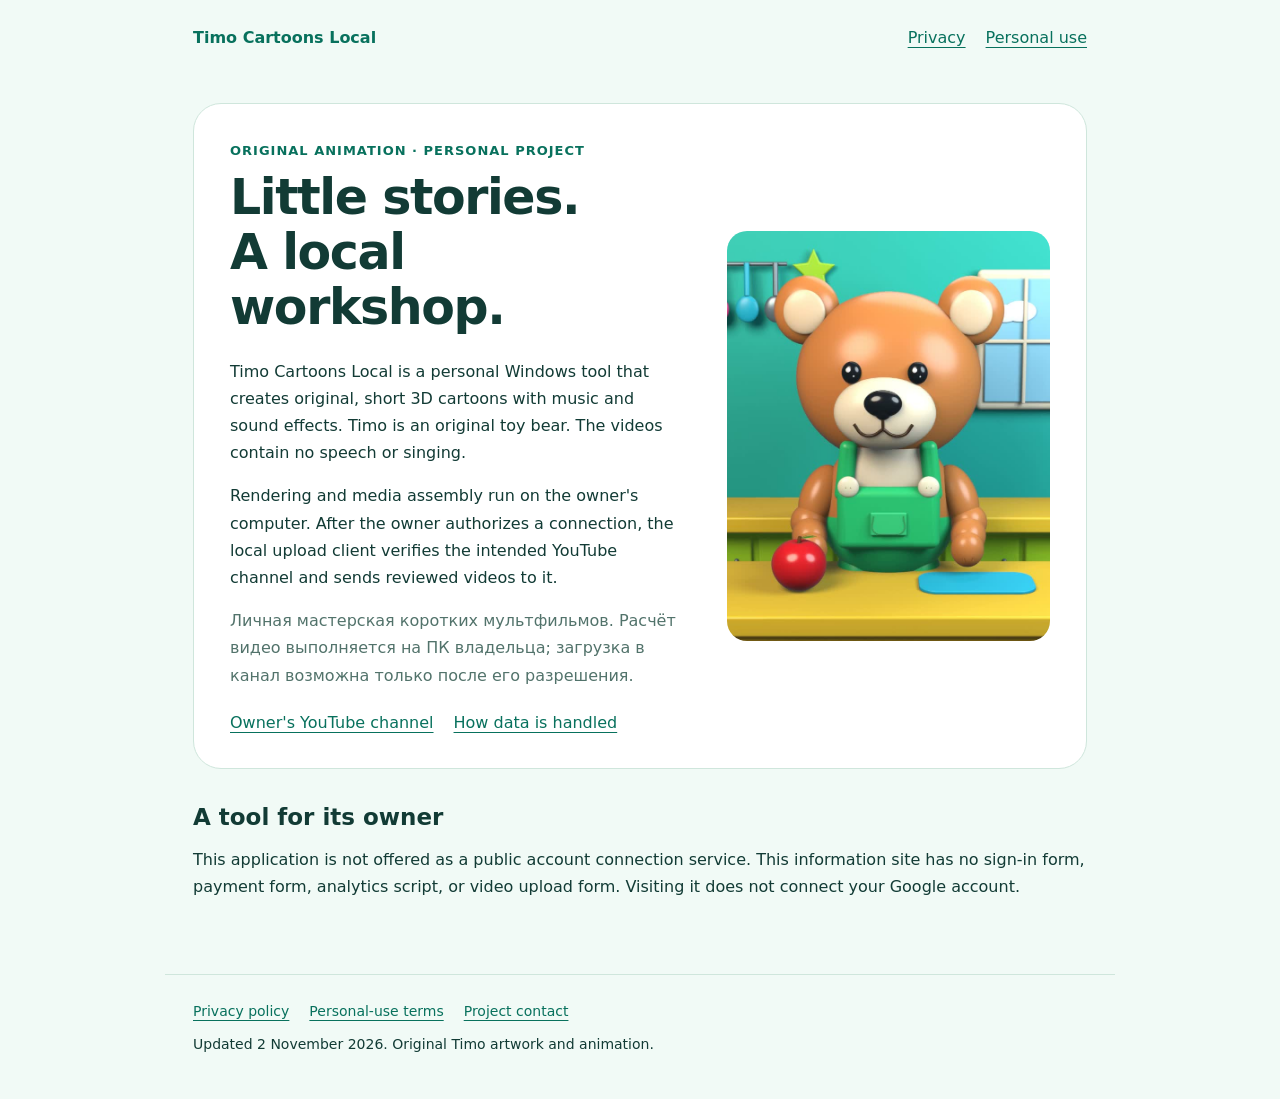
<file: index.html>
<!doctype html><html lang="en"><head><meta charset="utf-8"><meta name="viewport" content="width=device-width,initial-scale=1"><title>Timo Cartoons Local</title><meta name="description" content="A personal Windows tool for original silent 3D cartoons and owner-authorized YouTube uploads."><link rel="stylesheet" href="style.css"></head><body><header><a class="brand" href="index.html">Timo Cartoons Local</a><nav aria-label="Main navigation"><a href="privacy.html">Privacy</a><a href="terms.html">Personal use</a></nav></header><main><section class="hero"><div><span class="tag">Original animation · Personal project</span><h1>Little stories.<br>A local workshop.</h1><p>Timo Cartoons Local is a personal Windows tool that creates original, short 3D cartoons with music and sound effects. Timo is an original toy bear. The videos contain no speech or singing.</p><p>Rendering and media assembly run on the owner's computer. After the owner authorizes a connection, the local upload client verifies the intended YouTube channel and sends reviewed videos to it.</p><p class="muted" lang="ru">Личная мастерская коротких мультфильмов. Расчёт видео выполняется на ПК владельца; загрузка в канал возможна только после его разрешения.</p><div class="links"><a href="https://www.youtube.com/@lexastav">Owner's YouTube channel</a><a href="privacy.html">How data is handled</a></div></div><img src="timo.jpg" alt="Timo, an original orange toy bear in green overalls, with an apple and a blue mat"></section><section><h2>A tool for its owner</h2><p>This application is not offered as a public account connection service. This information site has no sign-in form, payment form, analytics script, or video upload form. Visiting it does not connect your Google account.</p></section></main><footer><nav><a href="privacy.html">Privacy policy</a><a href="terms.html">Personal-use terms</a><a href="https://github.com/lexastv/lexastv.github.io/issues">Project contact</a></nav><p>Updated 2 November 2026. Original Timo artwork and animation.</p></footer></body></html>
</file>
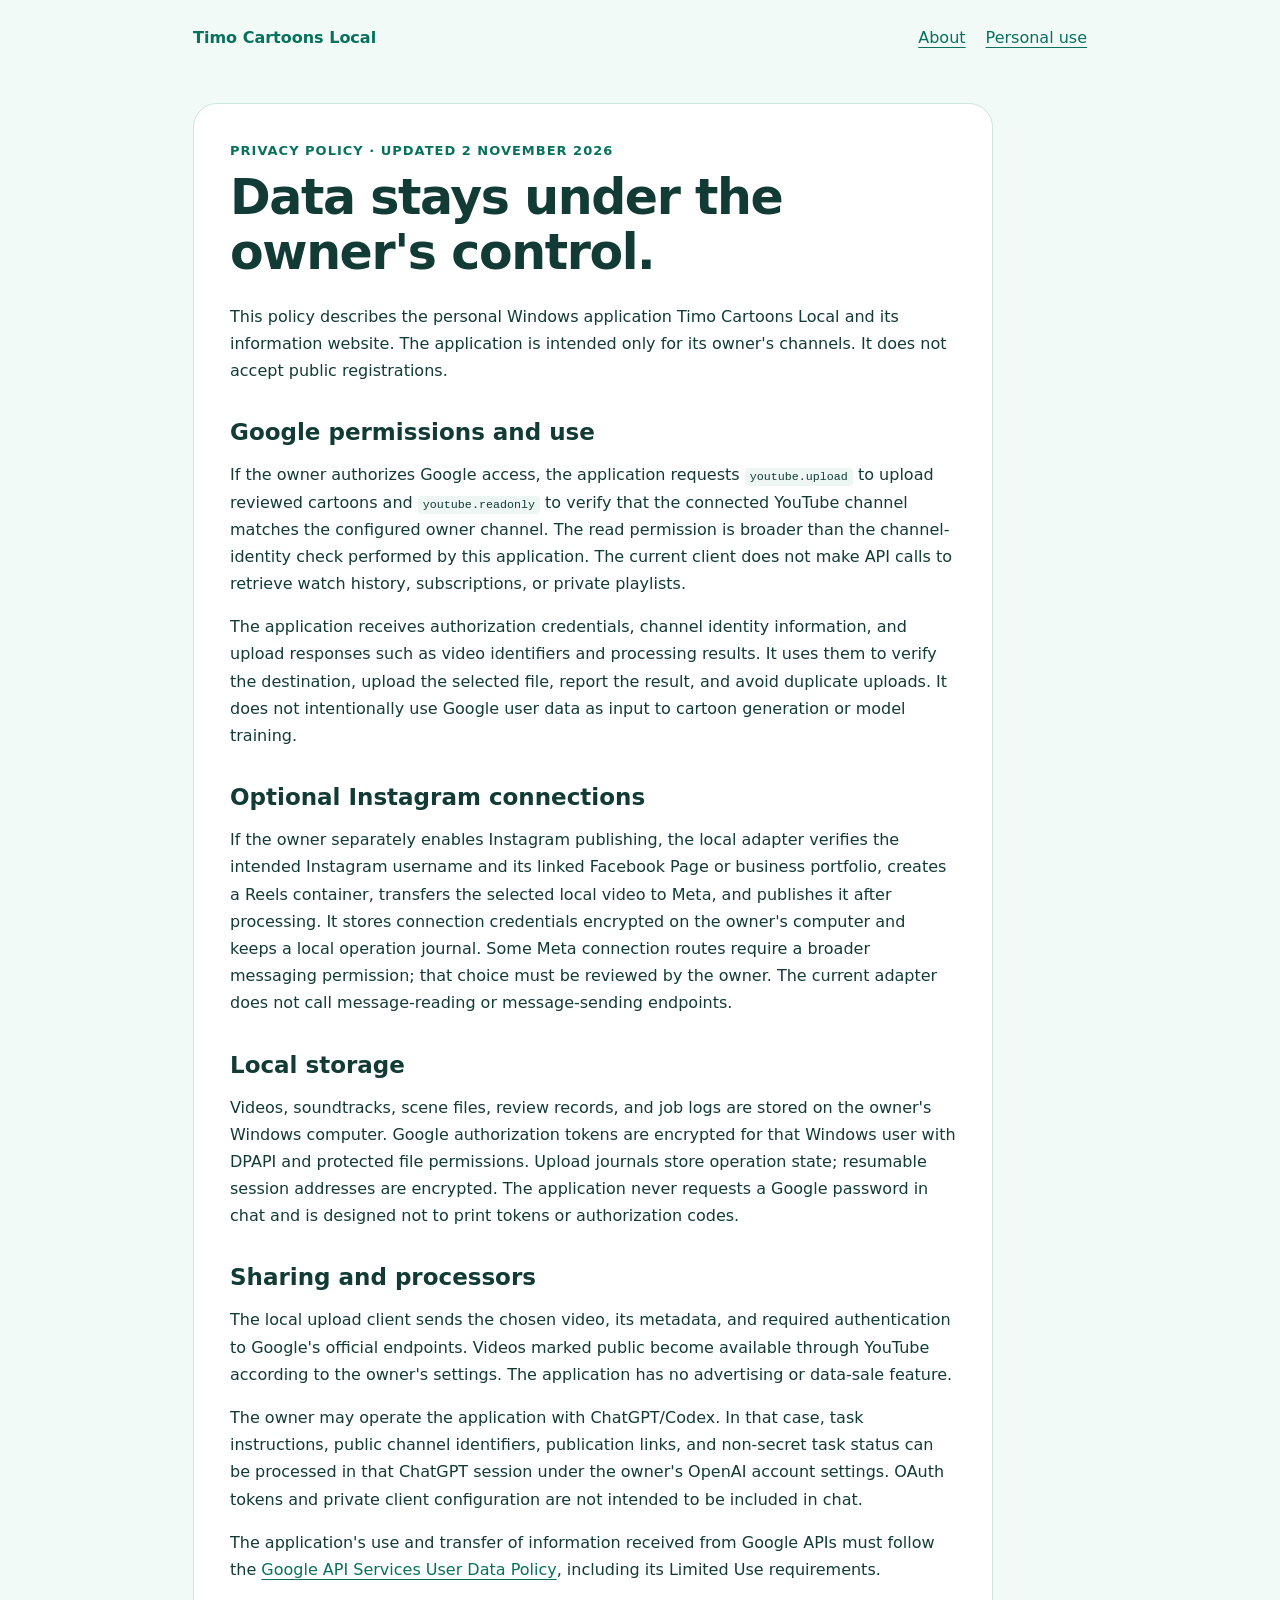
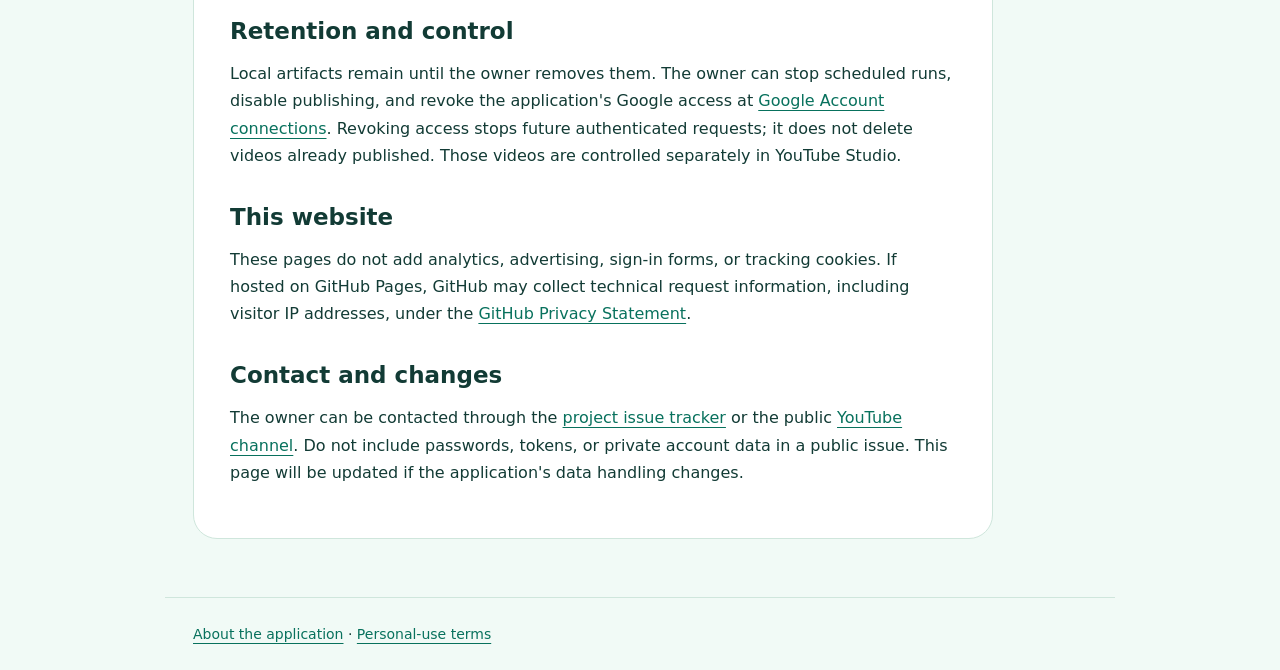
<file: privacy.html>
<!doctype html><html lang="en"><head><meta charset="utf-8"><meta name="viewport" content="width=device-width,initial-scale=1"><title>Privacy · Timo Cartoons Local</title><link rel="stylesheet" href="style.css"></head><body><header><a class="brand" href="index.html">Timo Cartoons Local</a><nav><a href="index.html">About</a><a href="terms.html">Personal use</a></nav></header><main><article class="document"><span class="tag">Privacy policy · Updated 2 November 2026</span><h1>Data stays under the owner's control.</h1><p>This policy describes the personal Windows application Timo Cartoons Local and its information website. The application is intended only for its owner's channels. It does not accept public registrations.</p><h2>Google permissions and use</h2><p>If the owner authorizes Google access, the application requests <code>youtube.upload</code> to upload reviewed cartoons and <code>youtube.readonly</code> to verify that the connected YouTube channel matches the configured owner channel. The read permission is broader than the channel-identity check performed by this application. The current client does not make API calls to retrieve watch history, subscriptions, or private playlists.</p><p>The application receives authorization credentials, channel identity information, and upload responses such as video identifiers and processing results. It uses them to verify the destination, upload the selected file, report the result, and avoid duplicate uploads. It does not intentionally use Google user data as input to cartoon generation or model training.</p><h2>Optional Instagram connections</h2><p>If the owner separately enables Instagram publishing, the local adapter verifies the intended Instagram username and its linked Facebook Page or business portfolio, creates a Reels container, transfers the selected local video to Meta, and publishes it after processing. It stores connection credentials encrypted on the owner's computer and keeps a local operation journal. Some Meta connection routes require a broader messaging permission; that choice must be reviewed by the owner. The current adapter does not call message-reading or message-sending endpoints.</p><h2>Local storage</h2><p>Videos, soundtracks, scene files, review records, and job logs are stored on the owner's Windows computer. Google authorization tokens are encrypted for that Windows user with DPAPI and protected file permissions. Upload journals store operation state; resumable session addresses are encrypted. The application never requests a Google password in chat and is designed not to print tokens or authorization codes.</p><h2>Sharing and processors</h2><p>The local upload client sends the chosen video, its metadata, and required authentication to Google's official endpoints. Videos marked public become available through YouTube according to the owner's settings. The application has no advertising or data-sale feature.</p><p>The owner may operate the application with ChatGPT/Codex. In that case, task instructions, public channel identifiers, publication links, and non-secret task status can be processed in that ChatGPT session under the owner's OpenAI account settings. OAuth tokens and private client configuration are not intended to be included in chat.</p><p>The application's use and transfer of information received from Google APIs must follow the <a href="https://developers.google.com/terms/api-services-user-data-policy">Google API Services User Data Policy</a>, including its Limited Use requirements.</p><h2>Retention and control</h2><p>Local artifacts remain until the owner removes them. The owner can stop scheduled runs, disable publishing, and revoke the application's Google access at <a href="https://myaccount.google.com/connections">Google Account connections</a>. Revoking access stops future authenticated requests; it does not delete videos already published. Those videos are controlled separately in YouTube Studio.</p><h2>This website</h2><p>These pages do not add analytics, advertising, sign-in forms, or tracking cookies. If hosted on GitHub Pages, GitHub may collect technical request information, including visitor IP addresses, under the <a href="https://docs.github.com/en/site-policy/privacy-policies/github-general-privacy-statement">GitHub Privacy Statement</a>.</p><h2>Contact and changes</h2><p>The owner can be contacted through the <a href="https://github.com/lexastv/lexastv.github.io/issues">project issue tracker</a> or the public <a href="https://www.youtube.com/@lexastav">YouTube channel</a>. Do not include passwords, tokens, or private account data in a public issue. This page will be updated if the application's data handling changes.</p></article></main><footer><a href="index.html">About the application</a> · <a href="terms.html">Personal-use terms</a></footer></body></html>
</file>
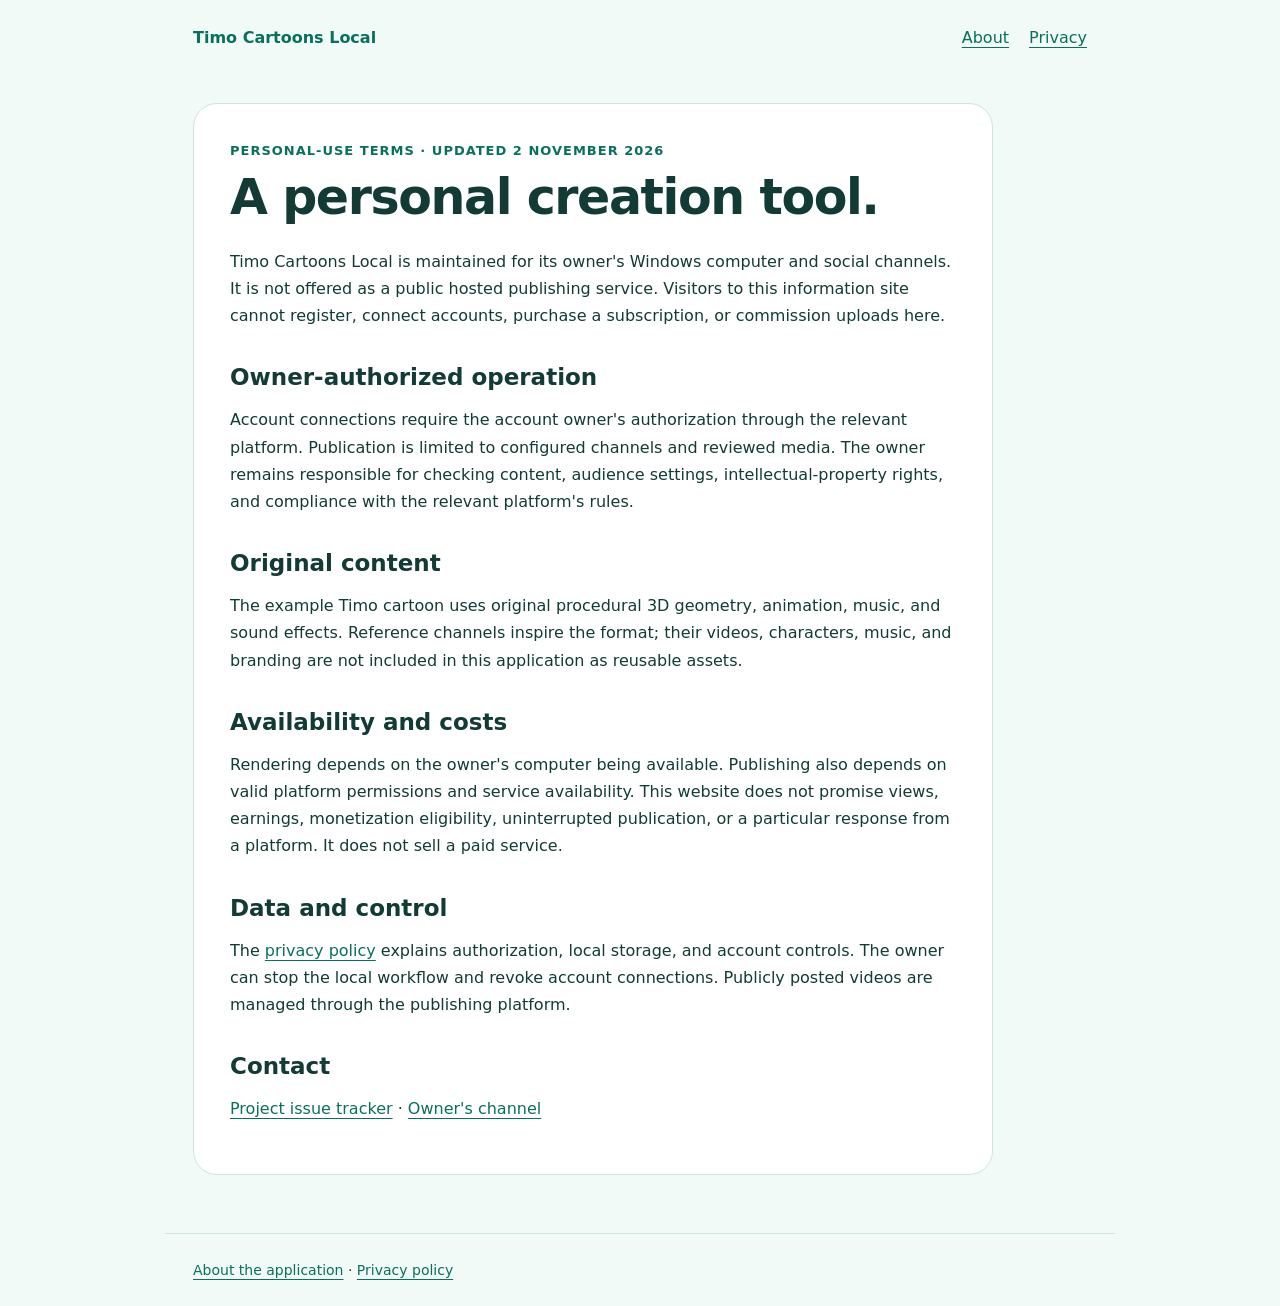
<file: terms.html>
<!doctype html><html lang="en"><head><meta charset="utf-8"><meta name="viewport" content="width=device-width,initial-scale=1"><title>Personal use · Timo Cartoons Local</title><link rel="stylesheet" href="style.css"></head><body><header><a class="brand" href="index.html">Timo Cartoons Local</a><nav><a href="index.html">About</a><a href="privacy.html">Privacy</a></nav></header><main><article class="document"><span class="tag">Personal-use terms · Updated 2 November 2026</span><h1>A personal creation tool.</h1><p>Timo Cartoons Local is maintained for its owner's Windows computer and social channels. It is not offered as a public hosted publishing service. Visitors to this information site cannot register, connect accounts, purchase a subscription, or commission uploads here.</p><h2>Owner-authorized operation</h2><p>Account connections require the account owner's authorization through the relevant platform. Publication is limited to configured channels and reviewed media. The owner remains responsible for checking content, audience settings, intellectual-property rights, and compliance with the relevant platform's rules.</p><h2>Original content</h2><p>The example Timo cartoon uses original procedural 3D geometry, animation, music, and sound effects. Reference channels inspire the format; their videos, characters, music, and branding are not included in this application as reusable assets.</p><h2>Availability and costs</h2><p>Rendering depends on the owner's computer being available. Publishing also depends on valid platform permissions and service availability. This website does not promise views, earnings, monetization eligibility, uninterrupted publication, or a particular response from a platform. It does not sell a paid service.</p><h2>Data and control</h2><p>The <a href="privacy.html">privacy policy</a> explains authorization, local storage, and account controls. The owner can stop the local workflow and revoke account connections. Publicly posted videos are managed through the publishing platform.</p><h2>Contact</h2><p><a href="https://github.com/lexastv/lexastv.github.io/issues">Project issue tracker</a> · <a href="https://www.youtube.com/@lexastav">Owner's channel</a></p></article></main><footer><a href="index.html">About the application</a> · <a href="privacy.html">Privacy policy</a></footer></body></html>
</file>
<file: style.css>
:root{font-family:system-ui,-apple-system,"Segoe UI",sans-serif;color:#123b35;background:#f1faf6;color-scheme:light}*{box-sizing:border-box}body{margin:0}main,header,footer{max-width:950px;margin:auto;padding:28px}header{display:flex;justify-content:space-between;gap:24px;align-items:center}a{color:#08715d;text-underline-offset:4px}nav{display:flex;gap:20px;flex-wrap:wrap}.brand{font-weight:750;text-decoration:none}.hero{display:grid;grid-template-columns:1.4fr 1fr;gap:44px;align-items:center;background:white;border:1px solid #cfe6dc;border-radius:28px;padding:36px}.hero img{width:100%;max-height:410px;object-fit:cover;object-position:center 35%;border-radius:20px}h1{font-size:clamp(30px,5vw,49px);line-height:1.12;letter-spacing:-1.4px;margin:12px 0 22px}h2{font-size:23px;margin:35px 0 12px}p,li{line-height:1.7}.tag{font-size:13px;font-weight:700;letter-spacing:1px;text-transform:uppercase;color:#08715d}.document{max-width:800px;background:white;border:1px solid #cfe6dc;border-radius:24px;padding:36px}.muted{color:#52736b}footer{font-size:14px;border-top:1px solid #cfe6dc;margin-top:30px}code{background:#edf6f2;border-radius:4px;padding:2px 5px;font-size:.9em}.links{margin-top:24px;display:flex;gap:20px;flex-wrap:wrap}@media(max-width:640px){header{align-items:flex-start;flex-direction:column;padding:22px}main{padding:18px}.hero{grid-template-columns:1fr;padding:24px;gap:22px}.hero img{max-height:320px}.document{padding:24px}h1{letter-spacing:-.6px}}
</file>
